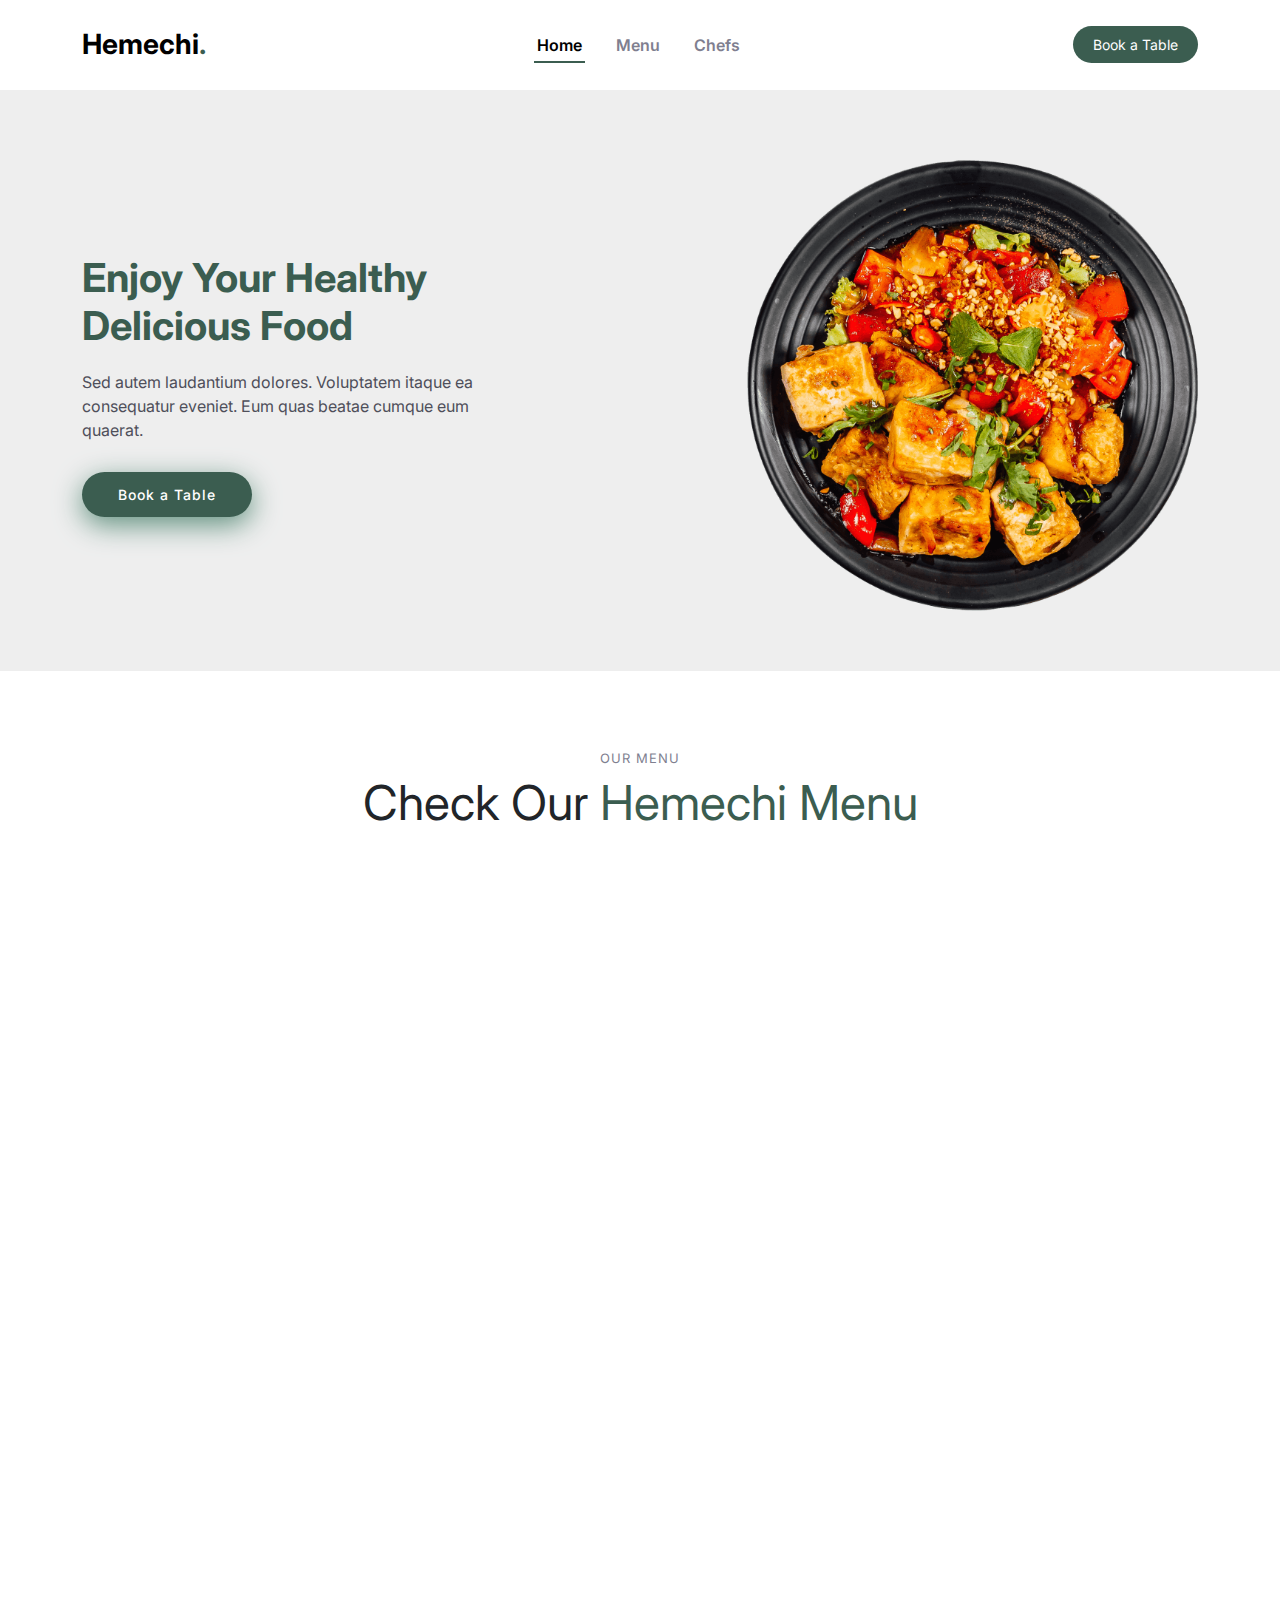
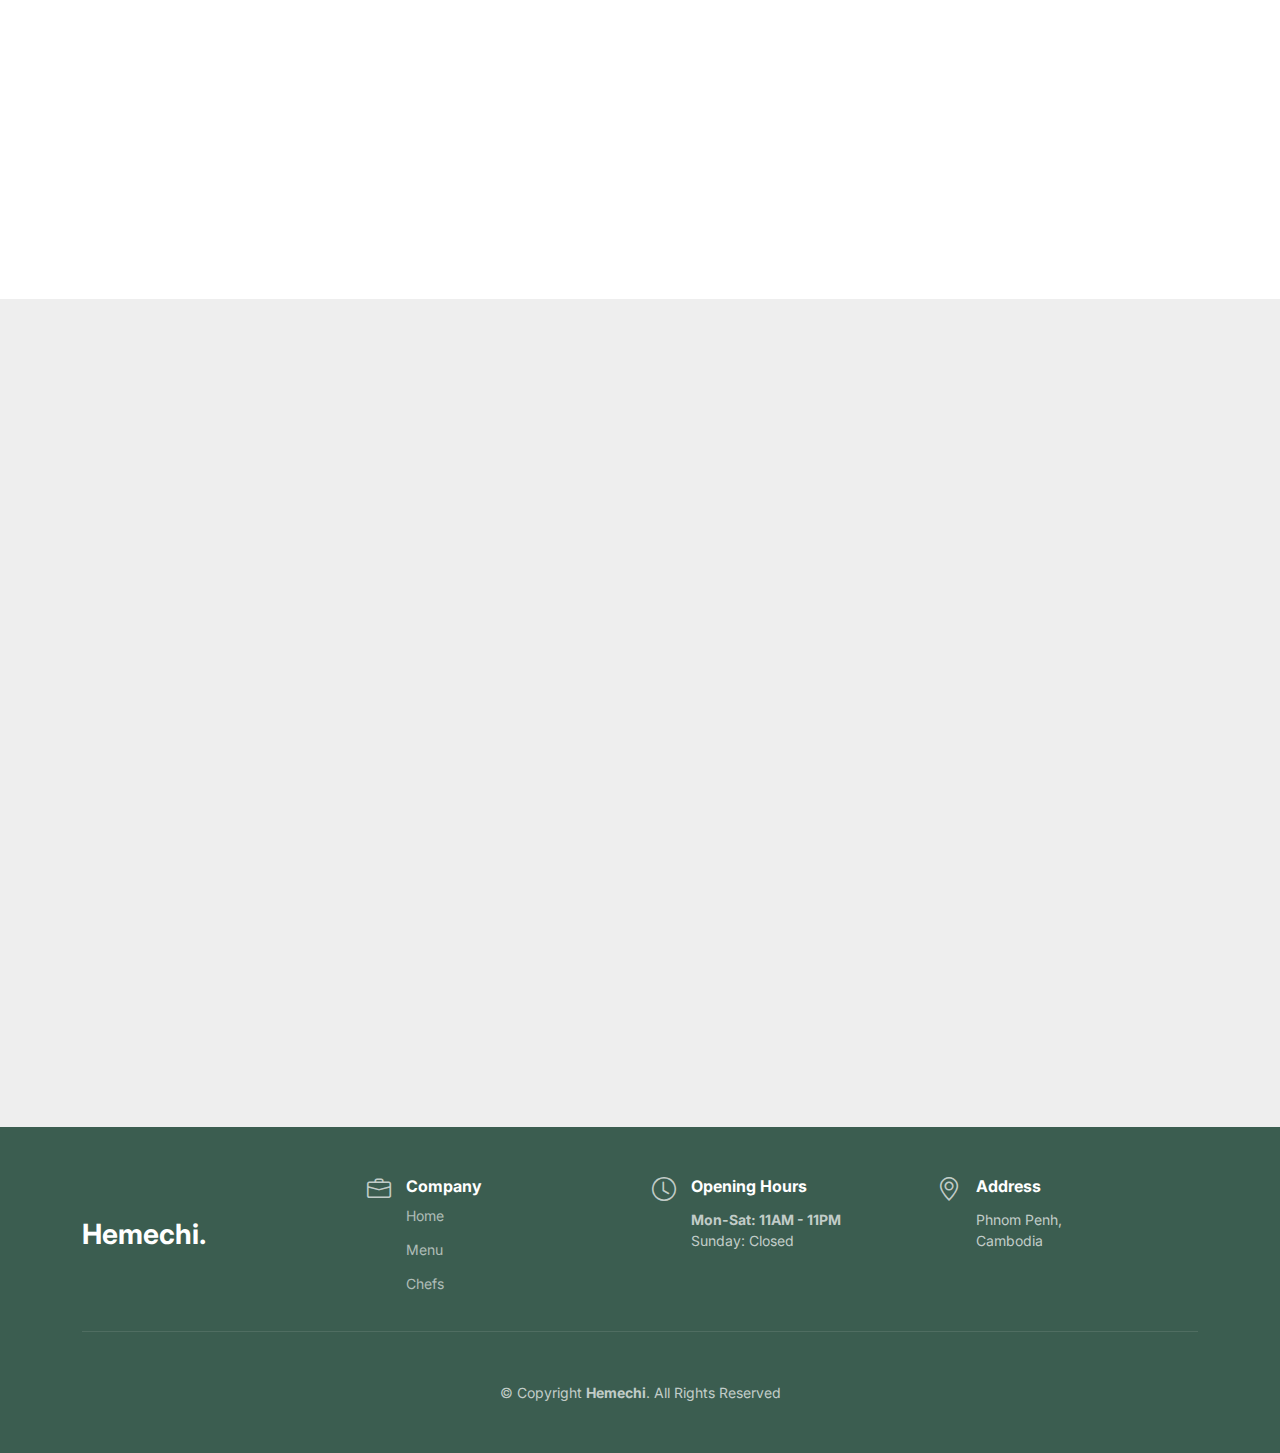
<file: index.html>
<!DOCTYPE html>
<html lang="en">

<head>
  <meta charset="utf-8">
  <meta content="width=device-width, initial-scale=1.0" name="viewport">

  <title>Mini Project</title>

  <!-- Favicons -->
  <link href="assets/img/favicon.png" rel="icon">
  <link href="assets/img/apple-touch-icon.png" rel="apple-touch-icon">

  <!-- Google Fonts -->
  <link rel="preconnect" href="https://fonts.googleapis.com">
  <link rel="preconnect" href="https://fonts.gstatic.com" crossorigin>
  <link href="https://fonts.googleapis.com/css2?family=Open+Sans:ital,wght@0,300;0,400;0,500;0,600;0,700;1,300;1,400;1,600;1,700&family=Amatic+SC:ital,wght@0,300;0,400;0,500;0,600;0,700;1,300;1,400;1,500;1,600;1,700&family=Inter:ital,wght@0,300;0,400;0,500;0,600;0,700;1,300;1,400;1,500;1,600;1,700&display=swap" rel="stylesheet">

  <!-- Vendor CSS Files -->
  <link href="assets/vendor/bootstrap/css/bootstrap.min.css" rel="stylesheet">
  <link href="assets/vendor/bootstrap-icons/bootstrap-icons.css" rel="stylesheet">
  <link href="assets/vendor/aos/aos.css" rel="stylesheet">
  <link href="assets/vendor/glightbox/css/glightbox.min.css" rel="stylesheet">
  <link href="assets/vendor/swiper/swiper-bundle.min.css" rel="stylesheet">

  <!-- Template Main CSS File -->
  <link href="assets/css/main.css" rel="stylesheet">
</head>

<body>

  <!-- ======= Header ======= -->
  <header id="header" class="header fixed-top d-flex align-items-center">
    <div class="container d-flex align-items-center justify-content-between">

      <a href="index.html" class="logo d-flex align-items-center me-auto me-lg-0">
        <h1>Hemechi<span>.</span></h1>
      </a>

      <nav id="navbar" class="navbar">
        <ul>
          <li><a href="#hero">Home</a></li>
          <li><a href="menu.html">Menu</a></li>
          <li><a href="chefs.html">Chefs</a></li>
        </ul>
      </nav><!-- .navbar -->

      <a class="btn-book-a-table" href="#menu">Book a Table</a>
      <i class="mobile-nav-toggle mobile-nav-show bi bi-list"></i>
      <i class="mobile-nav-toggle mobile-nav-hide d-none bi bi-x"></i>

    </div>
  </header><!-- End Header -->

  <!-- ======= Hero Section ======= -->
  <section id="hero" class="hero d-flex align-items-center section-bg">
    <div class="container">
      <div class="row justify-content-between gy-5">
        <div class="col-lg-5 order-2 order-lg-1 d-flex flex-column justify-content-center align-items-center align-items-lg-start text-center text-lg-start">
          <h2 data-aos="fade-up">Enjoy Your Healthy<br>Delicious Food</h2>
          <p data-aos="fade-up" data-aos-delay="100">Sed autem laudantium dolores. Voluptatem itaque ea consequatur eveniet. Eum quas beatae cumque eum quaerat.</p>
          <div class="d-flex" data-aos="fade-up" data-aos-delay="200">
            <a href="#menu" class="btn-book-a-table">Book a Table</a>
          </div>
        </div>
        <div class="col-lg-5 order-1 order-lg-2 text-center text-lg-start">
          <img src="assets/img/hero-img.png" class="img-fluid" alt="" data-aos="zoom-out" data-aos-delay="300">
        </div>
      </div>
    </div>
  </section><!-- End Hero Section -->

  <main id="main">

    <!-- ======= Menu Section ======= -->
    <section id="menu" class="menu">
      <div class="container" data-aos="fade-up">

        <div class="section-header">
          <h2>Our Menu</h2>
          <p>Check Our <span>Hemechi Menu</span></p>
        </div>

        <ul class="nav nav-tabs d-flex justify-content-center" data-aos="fade-up" data-aos-delay="200">

          <li class="nav-item">
            <a class="nav-link active show" data-bs-toggle="tab" data-bs-target="#menu-starters">
              <h4>Starters</h4>
            </a>
          </li><!-- End tab nav item -->

          <li class="nav-item">
            <a class="nav-link" data-bs-toggle="tab" data-bs-target="#menu-breakfast">
              <h4>Breakfast</h4>
            </a><!-- End tab nav item -->

          <li class="nav-item">
            <a class="nav-link" data-bs-toggle="tab" data-bs-target="#menu-lunch">
              <h4>Lunch</h4>
            </a>
          </li><!-- End tab nav item -->

          <li class="nav-item">
            <a class="nav-link" data-bs-toggle="tab" data-bs-target="#menu-dinner">
              <h4>Dinner</h4>
            </a>
          </li><!-- End tab nav item -->

        </ul>

        <div class="tab-content" data-aos="fade-up" data-aos-delay="300">

          <div class="tab-pane fade active show" id="menu-starters">

            <div class="tab-header text-center">
              <p>Menu</p>
              <h3>Starters</h3>
            </div>

            <div class="row gy-5">

              <div class="col-lg-4 menu-item">
                <a href="assets/img/menu/menu-item-11.png" class="glightbox"><img src="assets/img/menu/menu-item-1.png" class="menu-img img-fluid" alt=""></a>
                <h4>Magnam Tiste</h4>
                <p class="ingredients">
                  Lorem, deren, trataro, filede, nerada
                </p>
                <p class="price">
                  $5.95
                </p>
              </div><!-- Menu Item -->

              <div class="col-lg-4 menu-item">
                <a href="assets/img/menu/menu-item-22.png" class="glightbox"><img src="assets/img/menu/menu-item-2.png" class="menu-img img-fluid" alt=""></a>
                <h4>Aut Luia</h4>
                <p class="ingredients">
                  Lorem, deren, trataro, filede, nerada
                </p>
                <p class="price">
                  $14.95
                </p>
              </div><!-- Menu Item -->

              <div class="col-lg-4 menu-item">
                <a href="assets/img/menu/menu-item-3.png" class="glightbox"><img src="assets/img/menu/menu-item-3.png" class="menu-img img-fluid" alt=""></a>
                <h4>Est Eligendi</h4>
                <p class="ingredients">
                  Lorem, deren, trataro, filede, nerada
                </p>
                <p class="price">
                  $8.95
                </p>
              </div><!-- Menu Item -->

              <div class="col-lg-4 menu-item">
                <a href="assets/img/menu/menu-item-4.png" class="glightbox"><img src="assets/img/menu/menu-item-4.png" class="menu-img img-fluid" alt=""></a>
                <h4>Eos Luibusdam</h4>
                <p class="ingredients">
                  Lorem, deren, trataro, filede, nerada
                </p>
                <p class="price">
                  $12.95
                </p>
              </div><!-- Menu Item -->

              <div class="col-lg-4 menu-item">
                <a href="assets/img/menu/menu-item-5.png" class="glightbox"><img src="assets/img/menu/menu-item-5.png" class="menu-img img-fluid" alt=""></a>
                <h4>Eos Luibusdam</h4>
                <p class="ingredients">
                  Lorem, deren, trataro, filede, nerada
                </p>
                <p class="price">
                  $12.95
                </p>
              </div><!-- Menu Item -->

              <div class="col-lg-4 menu-item">
                <a href="assets/img/menu/menu-item-6.png" class="glightbox"><img src="assets/img/menu/menu-item-6.png" class="menu-img img-fluid" alt=""></a>
                <h4>Laboriosam Direva</h4>
                <p class="ingredients">
                  Lorem, deren, trataro, filede, nerada
                </p>
                <p class="price">
                  $9.95
                </p>
              </div><!-- Menu Item -->

            </div>
          </div><!-- End Starter Menu Content -->

          <div class="tab-pane fade" id="menu-breakfast">

            <div class="tab-header text-center">
              <p>Menu</p>
              <h3>Breakfast</h3>
            </div>

            <div class="row gy-5">

              <div class="col-lg-4 menu-item">
                <a href="assets/img/menu/menu-item-1.png" class="glightbox"><img src="assets/img/menu/menu-item-1.png" class="menu-img img-fluid" alt=""></a>
                <h4>Magnam Tiste</h4>
                <p class="ingredients">
                  Lorem, deren, trataro, filede, nerada
                </p>
                <p class="price">
                  $5.95
                </p>
              </div><!-- Menu Item -->

              <div class="col-lg-4 menu-item">
                <a href="assets/img/menu/menu-item-2.png" class="glightbox"><img src="assets/img/menu/menu-item-2.png" class="menu-img img-fluid" alt=""></a>
                <h4>Aut Luia</h4>
                <p class="ingredients">
                  Lorem, deren, trataro, filede, nerada
                </p>
                <p class="price">
                  $14.95
                </p>
              </div><!-- Menu Item -->

              <div class="col-lg-4 menu-item">
                <a href="assets/img/menu/menu-item-3.png" class="glightbox"><img src="assets/img/menu/menu-item-3.png" class="menu-img img-fluid" alt=""></a>
                <h4>Est Eligendi</h4>
                <p class="ingredients">
                  Lorem, deren, trataro, filede, nerada
                </p>
                <p class="price">
                  $8.95
                </p>
              </div><!-- Menu Item -->

              <div class="col-lg-4 menu-item">
                <a href="assets/img/menu/menu-item-4.png" class="glightbox"><img src="assets/img/menu/menu-item-4.png" class="menu-img img-fluid" alt=""></a>
                <h4>Eos Luibusdam</h4>
                <p class="ingredients">
                  Lorem, deren, trataro, filede, nerada
                </p>
                <p class="price">
                  $12.95
                </p>
              </div><!-- Menu Item -->

              <div class="col-lg-4 menu-item">
                <a href="assets/img/menu/menu-item-5.png" class="glightbox"><img src="assets/img/menu/menu-item-5.png" class="menu-img img-fluid" alt=""></a>
                <h4>Eos Luibusdam</h4>
                <p class="ingredients">
                  Lorem, deren, trataro, filede, nerada
                </p>
                <p class="price">
                  $12.95
                </p>
              </div><!-- Menu Item -->

              <div class="col-lg-4 menu-item">
                <a href="assets/img/menu/menu-item-6.png" class="glightbox"><img src="assets/img/menu/menu-item-6.png" class="menu-img img-fluid" alt=""></a>
                <h4>Laboriosam Direva</h4>
                <p class="ingredients">
                  Lorem, deren, trataro, filede, nerada
                </p>
                <p class="price">
                  $9.95
                </p>
              </div><!-- Menu Item -->

            </div>
          </div><!-- End Breakfast Menu Content -->

          <div class="tab-pane fade" id="menu-lunch">

            <div class="tab-header text-center">
              <p>Menu</p>
              <h3>Lunch</h3>
            </div>

            <div class="row gy-5">

              <div class="col-lg-4 menu-item">
                <a href="assets/img/menu/menu-item-1.png" class="glightbox"><img src="assets/img/menu/menu-item-1.png" class="menu-img img-fluid" alt=""></a>
                <h4>Magnam Tiste</h4>
                <p class="ingredients">
                  Lorem, deren, trataro, filede, nerada
                </p>
                <p class="price">
                  $5.95
                </p>
              </div><!-- Menu Item -->

              <div class="col-lg-4 menu-item">
                <a href="assets/img/menu/menu-item-2.png" class="glightbox"><img src="assets/img/menu/menu-item-2.png" class="menu-img img-fluid" alt=""></a>
                <h4>Aut Luia</h4>
                <p class="ingredients">
                  Lorem, deren, trataro, filede, nerada
                </p>
                <p class="price">
                  $14.95
                </p>
              </div><!-- Menu Item -->

              <div class="col-lg-4 menu-item">
                <a href="assets/img/menu/menu-item-3.png" class="glightbox"><img src="assets/img/menu/menu-item-3.png" class="menu-img img-fluid" alt=""></a>
                <h4>Est Eligendi</h4>
                <p class="ingredients">
                  Lorem, deren, trataro, filede, nerada
                </p>
                <p class="price">
                  $8.95
                </p>
              </div><!-- Menu Item -->

              <div class="col-lg-4 menu-item">
                <a href="assets/img/menu/menu-item-4.png" class="glightbox"><img src="assets/img/menu/menu-item-4.png" class="menu-img img-fluid" alt=""></a>
                <h4>Eos Luibusdam</h4>
                <p class="ingredients">
                  Lorem, deren, trataro, filede, nerada
                </p>
                <p class="price">
                  $12.95
                </p>
              </div><!-- Menu Item -->

              <div class="col-lg-4 menu-item">
                <a href="assets/img/menu/menu-item-5.png" class="glightbox"><img src="assets/img/menu/menu-item-5.png" class="menu-img img-fluid" alt=""></a>
                <h4>Eos Luibusdam</h4>
                <p class="ingredients">
                  Lorem, deren, trataro, filede, nerada
                </p>
                <p class="price">
                  $12.95
                </p>
              </div><!-- Menu Item -->

              <div class="col-lg-4 menu-item">
                <a href="assets/img/menu/menu-item-6.png" class="glightbox"><img src="assets/img/menu/menu-item-6.png" class="menu-img img-fluid" alt=""></a>
                <h4>Laboriosam Direva</h4>
                <p class="ingredients">
                  Lorem, deren, trataro, filede, nerada
                </p>
                <p class="price">
                  $9.95
                </p>
              </div><!-- Menu Item -->

            </div>
          </div><!-- End Lunch Menu Content -->

          <div class="tab-pane fade" id="menu-dinner">

            <div class="tab-header text-center">
              <p>Menu</p>
              <h3>Dinner</h3>
            </div>

            <div class="row gy-5">

              <div class="col-lg-4 menu-item">
                <a href="assets/img/menu/menu-item-1.png" class="glightbox"><img src="assets/img/menu/menu-item-1.png" class="menu-img img-fluid" alt=""></a>
                <h4>Magnam Tiste</h4>
                <p class="ingredients">
                  Lorem, deren, trataro, filede, nerada
                </p>
                <p class="price">
                  $5.95
                </p>
              </div><!-- Menu Item -->

              <div class="col-lg-4 menu-item">
                <a href="assets/img/menu/menu-item-2.png" class="glightbox"><img src="assets/img/menu/menu-item-2.png" class="menu-img img-fluid" alt=""></a>
                <h4>Aut Luia</h4>
                <p class="ingredients">
                  Lorem, deren, trataro, filede, nerada
                </p>
                <p class="price">
                  $14.95
                </p>
              </div><!-- Menu Item -->

              <div class="col-lg-4 menu-item">
                <a href="assets/img/menu/menu-item-3.png" class="glightbox"><img src="assets/img/menu/menu-item-3.png" class="menu-img img-fluid" alt=""></a>
                <h4>Est Eligendi</h4>
                <p class="ingredients">
                  Lorem, deren, trataro, filede, nerada
                </p>
                <p class="price">
                  $8.95
                </p>
              </div><!-- Menu Item -->

              <div class="col-lg-4 menu-item">
                <a href="assets/img/menu/menu-item-4.png" class="glightbox"><img src="assets/img/menu/menu-item-4.png" class="menu-img img-fluid" alt=""></a>
                <h4>Eos Luibusdam</h4>
                <p class="ingredients">
                  Lorem, deren, trataro, filede, nerada
                </p>
                <p class="price">
                  $12.95
                </p>
              </div><!-- Menu Item -->

              <div class="col-lg-4 menu-item">
                <a href="assets/img/menu/menu-item-5.png" class="glightbox"><img src="assets/img/menu/menu-item-5.png" class="menu-img img-fluid" alt=""></a>
                <h4>Eos Luibusdam</h4>
                <p class="ingredients">
                  Lorem, deren, trataro, filede, nerada
                </p>
                <p class="price">
                  $12.95
                </p>
              </div><!-- Menu Item -->

              <div class="col-lg-4 menu-item">
                <a href="assets/img/menu/menu-item-6.png" class="glightbox"><img src="assets/img/menu/menu-item-6.png" class="menu-img img-fluid" alt=""></a>
                <h4>Laboriosam Direva</h4>
                <p class="ingredients">
                  Lorem, deren, trataro, filede, nerada
                </p>
                <p class="price">
                  $9.95
                </p>
              </div><!-- Menu Item -->

            </div>
          </div><!-- End Dinner Menu Content -->

        </div>

      </div>
    </section><!-- End Menu Section -->

    <!-- ======= Chefs Section ======= -->
    <section id="chefs" class="chefs section-bg">
      <div class="container" data-aos="fade-up">

        <div class="section-header">
          <h2>Chefs</h2>
          <p>Our <span>Professional</span> Chefs</p>
        </div>

        <div class="row gy-4">

          <div class="col-lg-4 col-md-6 d-flex align-items-stretch" data-aos="fade-up" data-aos-delay="100">
            <div class="chef-member">
              <div class="member-img">
                <img src="assets/img/chefs/chefs-1.jpg" class="img-fluid" alt="">
                <div class="social">
                  <a href=""><i class="bi bi-twitter"></i></a>
                  <a href=""><i class="bi bi-facebook"></i></a>
                  <a href=""><i class="bi bi-instagram"></i></a>
                  <a href=""><i class="bi bi-linkedin"></i></a>
                </div>
              </div>
              <div class="member-info">
                <h4>Walter White</h4>
                <p>Velit aut quia fugit et et. Dolorum ea voluptate vel tempore tenetur ipsa quae aut. Ipsum exercitationem iure minima enim corporis et voluptate.</p>
              </div>
            </div>
          </div><!-- End Chefs Member -->

          <div class="col-lg-4 col-md-6 d-flex align-items-stretch" data-aos="fade-up" data-aos-delay="200">
            <div class="chef-member">
              <div class="member-img">
                <img src="assets/img/chefs/chefs-2.jpg" class="img-fluid" alt="">
                <div class="social">
                  <a href=""><i class="bi bi-twitter"></i></a>
                  <a href=""><i class="bi bi-facebook"></i></a>
                  <a href=""><i class="bi bi-instagram"></i></a>
                  <a href=""><i class="bi bi-linkedin"></i></a>
                </div>
              </div>
              <div class="member-info">
                <h4>Sarah Jhonson</h4>
                <p>Quo esse repellendus quia id. Est eum et accusantium pariatur fugit nihil minima suscipit corporis. Voluptate sed quas reiciendis animi neque sapiente.</p>
              </div>
            </div>
          </div><!-- End Chefs Member -->

          <div class="col-lg-4 col-md-6 d-flex align-items-stretch" data-aos="fade-up" data-aos-delay="300">
            <div class="chef-member">
              <div class="member-img">
                <img src="assets/img/chefs/chefs-3.jpg" class="img-fluid" alt="">
                <div class="social">
                  <a href=""><i class="bi bi-twitter"></i></a>
                  <a href=""><i class="bi bi-facebook"></i></a>
                  <a href=""><i class="bi bi-instagram"></i></a>
                  <a href=""><i class="bi bi-linkedin"></i></a>
                </div>
              </div>
              <div class="member-info">
                <h4>William Anderson</h4>
                <p>Vero omnis enim consequatur. Voluptas consectetur unde qui molestiae deserunt. Voluptates enim aut architecto porro aspernatur molestiae modi.</p>
              </div>
            </div>
          </div><!-- End Chefs Member -->

        </div>

      </div>
    </section><!-- End Chefs Section -->

  </main><!-- End #main -->

  <!-- ======= Footer ======= -->
  <footer id="footer" class="footer">

    <div class="container">
      <div class="row gy-3">

        <div class="col-lg-3 col-md-6 footer-links d-flex align-items-center">
          <div>
           <h3 style="color: #ffff; font-weight:bolder;">Hemechi.</h3>
          </div>
        </div>

        <div class="col-lg-3 col-md-6 footer-links d-flex">
          <i class="bi bi-briefcase icon"></i>
          <div>
            <h4>Company</h4>
            <ul>
              <li><a href="#hero">Home</a></li>
              <li><a href="menu.html">Menu</a></li>
              <li><a href="chefs.html">Chefs</a></li>
            </ul>
          </div>
        </div>

        <div class="col-lg-3 col-md-6 footer-links d-flex">
          <i class="bi bi-clock icon"></i>
          <div>
            <h4>Opening Hours</h4>
            <p>
              <strong>Mon-Sat: 11AM - 11PM</strong><br>
              Sunday: Closed
            </p>
          </div>
        </div>

        <div class="col-lg-3 col-md-6 d-flex">
          <i class="bi bi-geo-alt icon"></i>
          <div>
            <h4>Address</h4>
            <p>
              Phnom Penh, <br>
              Cambodia<br>
            </p>
          </div>

        </div>

      </div>
    </div>

    <div class="container">
      <div class="copyright">
        &copy; Copyright <strong><span>Hemechi</span></strong>. All Rights Reserved
      </div>
    </div>

  </footer>
  <!-- End Footer -->

  <a href="#" class="scroll-top d-flex align-items-center justify-content-center"><i class="bi bi-arrow-up-short"></i></a>

  <div id="preloader"></div>

  <!-- Vendor JS Files -->
  <script src="assets/vendor/bootstrap/js/bootstrap.bundle.min.js"></script>
  <script src="assets/vendor/aos/aos.js"></script>
  <script src="assets/vendor/glightbox/js/glightbox.min.js"></script>
  <script src="assets/vendor/purecounter/purecounter_vanilla.js"></script>
  <script src="assets/vendor/swiper/swiper-bundle.min.js"></script>

  <!-- Template Main JS File -->
  <script src="assets/js/main.js"></script>

</body>

</html>
</file>
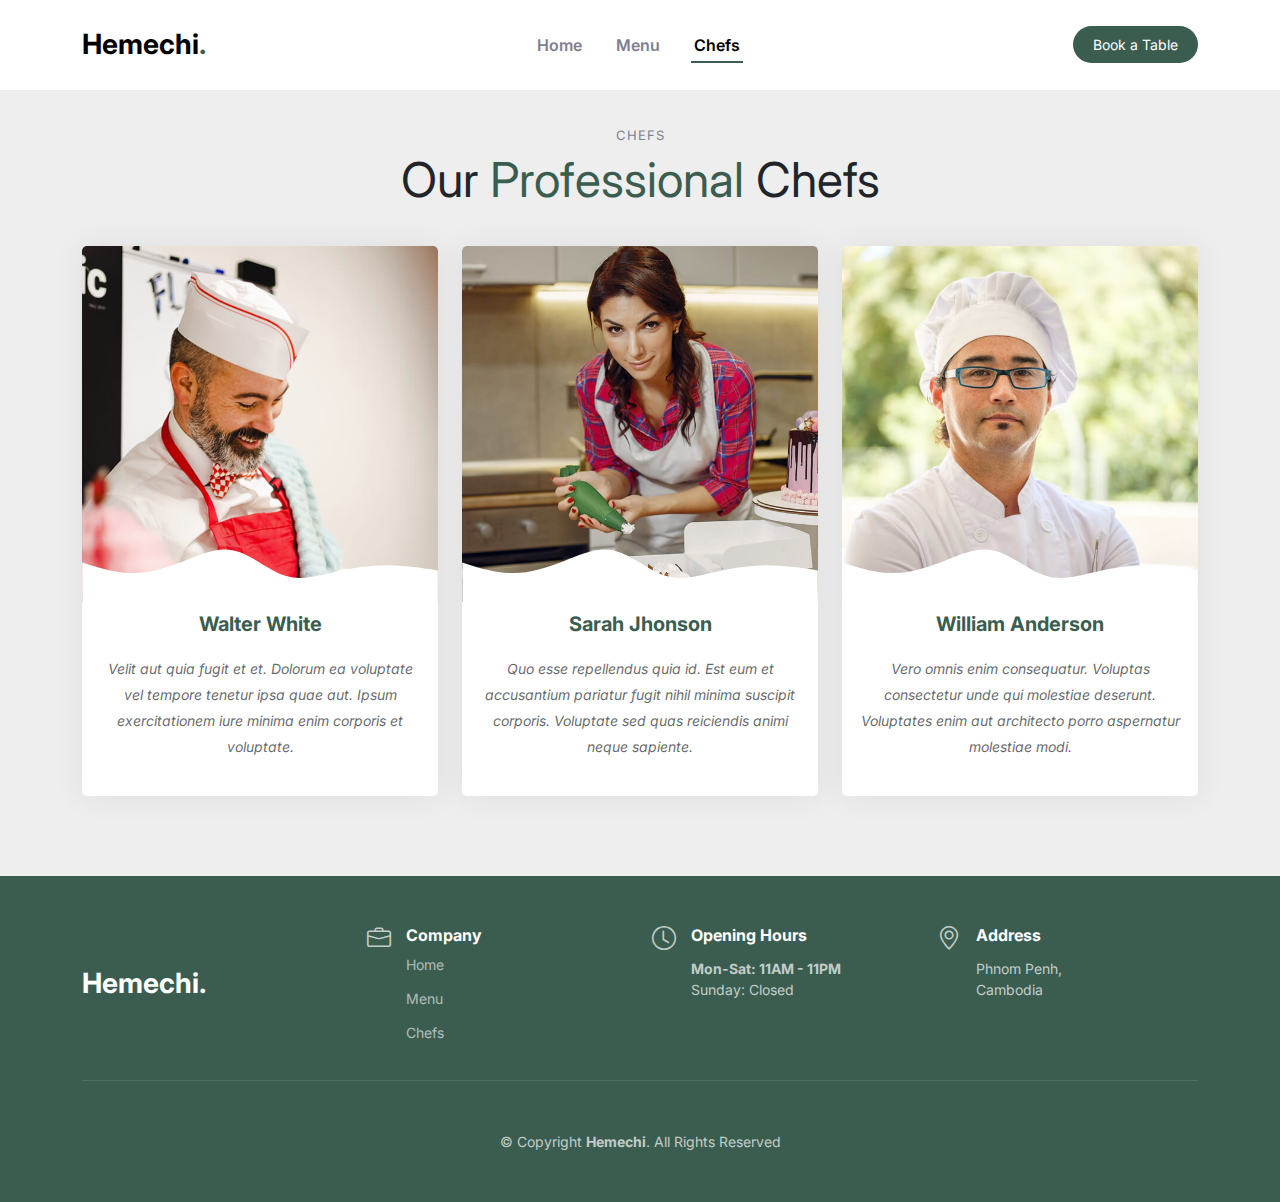
<file: chefs.html>
<!DOCTYPE html>
<html lang="en">

<head>
  <meta charset="utf-8">
  <meta content="width=device-width, initial-scale=1.0" name="viewport">

  <title>Mini Project</title>

  <!-- Favicons -->
  <link href="assets/img/favicon.png" rel="icon">
  <link href="assets/img/apple-touch-icon.png" rel="apple-touch-icon">

  <!-- Google Fonts -->
  <link rel="preconnect" href="https://fonts.googleapis.com">
  <link rel="preconnect" href="https://fonts.gstatic.com" crossorigin>
  <link href="https://fonts.googleapis.com/css2?family=Open+Sans:ital,wght@0,300;0,400;0,500;0,600;0,700;1,300;1,400;1,600;1,700&family=Amatic+SC:ital,wght@0,300;0,400;0,500;0,600;0,700;1,300;1,400;1,500;1,600;1,700&family=Inter:ital,wght@0,300;0,400;0,500;0,600;0,700;1,300;1,400;1,500;1,600;1,700&display=swap" rel="stylesheet">

  <!-- Vendor CSS Files -->
  <link href="assets/vendor/bootstrap/css/bootstrap.min.css" rel="stylesheet">
  <link href="assets/vendor/bootstrap-icons/bootstrap-icons.css" rel="stylesheet">
  <link href="assets/vendor/aos/aos.css" rel="stylesheet">
  <link href="assets/vendor/glightbox/css/glightbox.min.css" rel="stylesheet">
  <link href="assets/vendor/swiper/swiper-bundle.min.css" rel="stylesheet">

  <!-- Template Main CSS File -->
  <link href="assets/css/main.css" rel="stylesheet">
</head>

<body>

  <!-- ======= Header ======= -->
  <header id="header" class="header fixed-top d-flex align-items-center">
    <div class="container d-flex align-items-center justify-content-between">

      <a href="index.html" class="logo d-flex align-items-center me-auto me-lg-0">
        <h1>Hemechi<span>.</span></h1>
      </a>

      <nav id="navbar" class="navbar">
        <ul>
          <li><a href="index.html">Home</a></li>
          <li><a href="menu.html">Menu</a></li>
          <li><a href="#chefs">Chefs</a></li>
        </ul>
      </nav><!-- .navbar -->

      <a class="btn-book-a-table" href="index.html#menu">Book a Table</a>
      <i class="mobile-nav-toggle mobile-nav-show bi bi-list"></i>
      <i class="mobile-nav-toggle mobile-nav-hide d-none bi bi-x"></i>

    </div>
  </header><!-- End Header -->

  <main id="main">

    <!-- ======= Chefs Section ======= -->
    <section id="chefs" class="chefs section-bg mt-5">
      <div class="container" data-aos="fade-up">

        <div class="section-header">
          <h2>Chefs</h2>
          <p>Our <span>Professional</span> Chefs</p>
        </div>

        <div class="row gy-4">

          <div class="col-lg-4 col-md-6 d-flex align-items-stretch" data-aos="fade-up" data-aos-delay="100">
            <div class="chef-member">
              <div class="member-img">
                <img src="assets/img/chefs/chefs-1.jpg" class="img-fluid" alt="">
                <div class="social">
                  <a href=""><i class="bi bi-twitter"></i></a>
                  <a href=""><i class="bi bi-facebook"></i></a>
                  <a href=""><i class="bi bi-instagram"></i></a>
                  <a href=""><i class="bi bi-linkedin"></i></a>
                </div>
              </div>
              <div class="member-info">
                <h4>Walter White</h4>
                <p>Velit aut quia fugit et et. Dolorum ea voluptate vel tempore tenetur ipsa quae aut. Ipsum exercitationem iure minima enim corporis et voluptate.</p>
              </div>
            </div>
          </div><!-- End Chefs Member -->

          <div class="col-lg-4 col-md-6 d-flex align-items-stretch" data-aos="fade-up" data-aos-delay="200">
            <div class="chef-member">
              <div class="member-img">
                <img src="assets/img/chefs/chefs-2.jpg" class="img-fluid" alt="">
                <div class="social">
                  <a href=""><i class="bi bi-twitter"></i></a>
                  <a href=""><i class="bi bi-facebook"></i></a>
                  <a href=""><i class="bi bi-instagram"></i></a>
                  <a href=""><i class="bi bi-linkedin"></i></a>
                </div>
              </div>
              <div class="member-info">
                <h4>Sarah Jhonson</h4>
                <p>Quo esse repellendus quia id. Est eum et accusantium pariatur fugit nihil minima suscipit corporis. Voluptate sed quas reiciendis animi neque sapiente.</p>
              </div>
            </div>
          </div><!-- End Chefs Member -->

          <div class="col-lg-4 col-md-6 d-flex align-items-stretch" data-aos="fade-up" data-aos-delay="300">
            <div class="chef-member">
              <div class="member-img">
                <img src="assets/img/chefs/chefs-3.jpg" class="img-fluid" alt="">
                <div class="social">
                  <a href=""><i class="bi bi-twitter"></i></a>
                  <a href=""><i class="bi bi-facebook"></i></a>
                  <a href=""><i class="bi bi-instagram"></i></a>
                  <a href=""><i class="bi bi-linkedin"></i></a>
                </div>
              </div>
              <div class="member-info">
                <h4>William Anderson</h4>
                <p>Vero omnis enim consequatur. Voluptas consectetur unde qui molestiae deserunt. Voluptates enim aut architecto porro aspernatur molestiae modi.</p>
              </div>
            </div>
          </div><!-- End Chefs Member -->

        </div>

      </div>
    </section><!-- End Chefs Section -->

  </main><!-- End #main -->

  <!-- ======= Footer ======= -->
  <footer id="footer" class="footer">

    <div class="container">
      <div class="row gy-3">

        <div class="col-lg-3 col-md-6 footer-links d-flex align-items-center">
          <div>
           <h3 style="color: #ffff; font-weight:bolder;">Hemechi.</h3>
          </div>
        </div>

        <div class="col-lg-3 col-md-6 footer-links d-flex">
          <i class="bi bi-briefcase icon"></i>
          <div>
            <h4>Company</h4>
            <ul>
              <li><a href="index.html">Home</a></li>
              <li><a href="menu.html">Menu</a></li>
              <li><a href="#chefs">Chefs</a></li>
            </ul>
          </div>
        </div>

        <div class="col-lg-3 col-md-6 footer-links d-flex">
          <i class="bi bi-clock icon"></i>
          <div>
            <h4>Opening Hours</h4>
            <p>
              <strong>Mon-Sat: 11AM - 11PM</strong><br>
              Sunday: Closed
            </p>
          </div>
        </div>

        <div class="col-lg-3 col-md-6 d-flex">
          <i class="bi bi-geo-alt icon"></i>
          <div>
            <h4>Address</h4>
            <p>
              Phnom Penh, <br>
              Cambodia<br>
            </p>
          </div>

        </div>

      </div>
    </div>

    <div class="container">
      <div class="copyright">
        &copy; Copyright <strong><span>Hemechi</span></strong>. All Rights Reserved
      </div>
    </div>

  </footer>
  <!-- End Footer -->

  <a href="#" class="scroll-top d-flex align-items-center justify-content-center"><i class="bi bi-arrow-up-short"></i></a>

  <div id="preloader"></div>

  <!-- Vendor JS Files -->
  <script src="assets/vendor/bootstrap/js/bootstrap.bundle.min.js"></script>
  <script src="assets/vendor/aos/aos.js"></script>
  <script src="assets/vendor/glightbox/js/glightbox.min.js"></script>
  <script src="assets/vendor/purecounter/purecounter_vanilla.js"></script>
  <script src="assets/vendor/swiper/swiper-bundle.min.js"></script>

  <!-- Template Main JS File -->
  <script src="assets/js/main.js"></script>

</body>

</html>
</file>
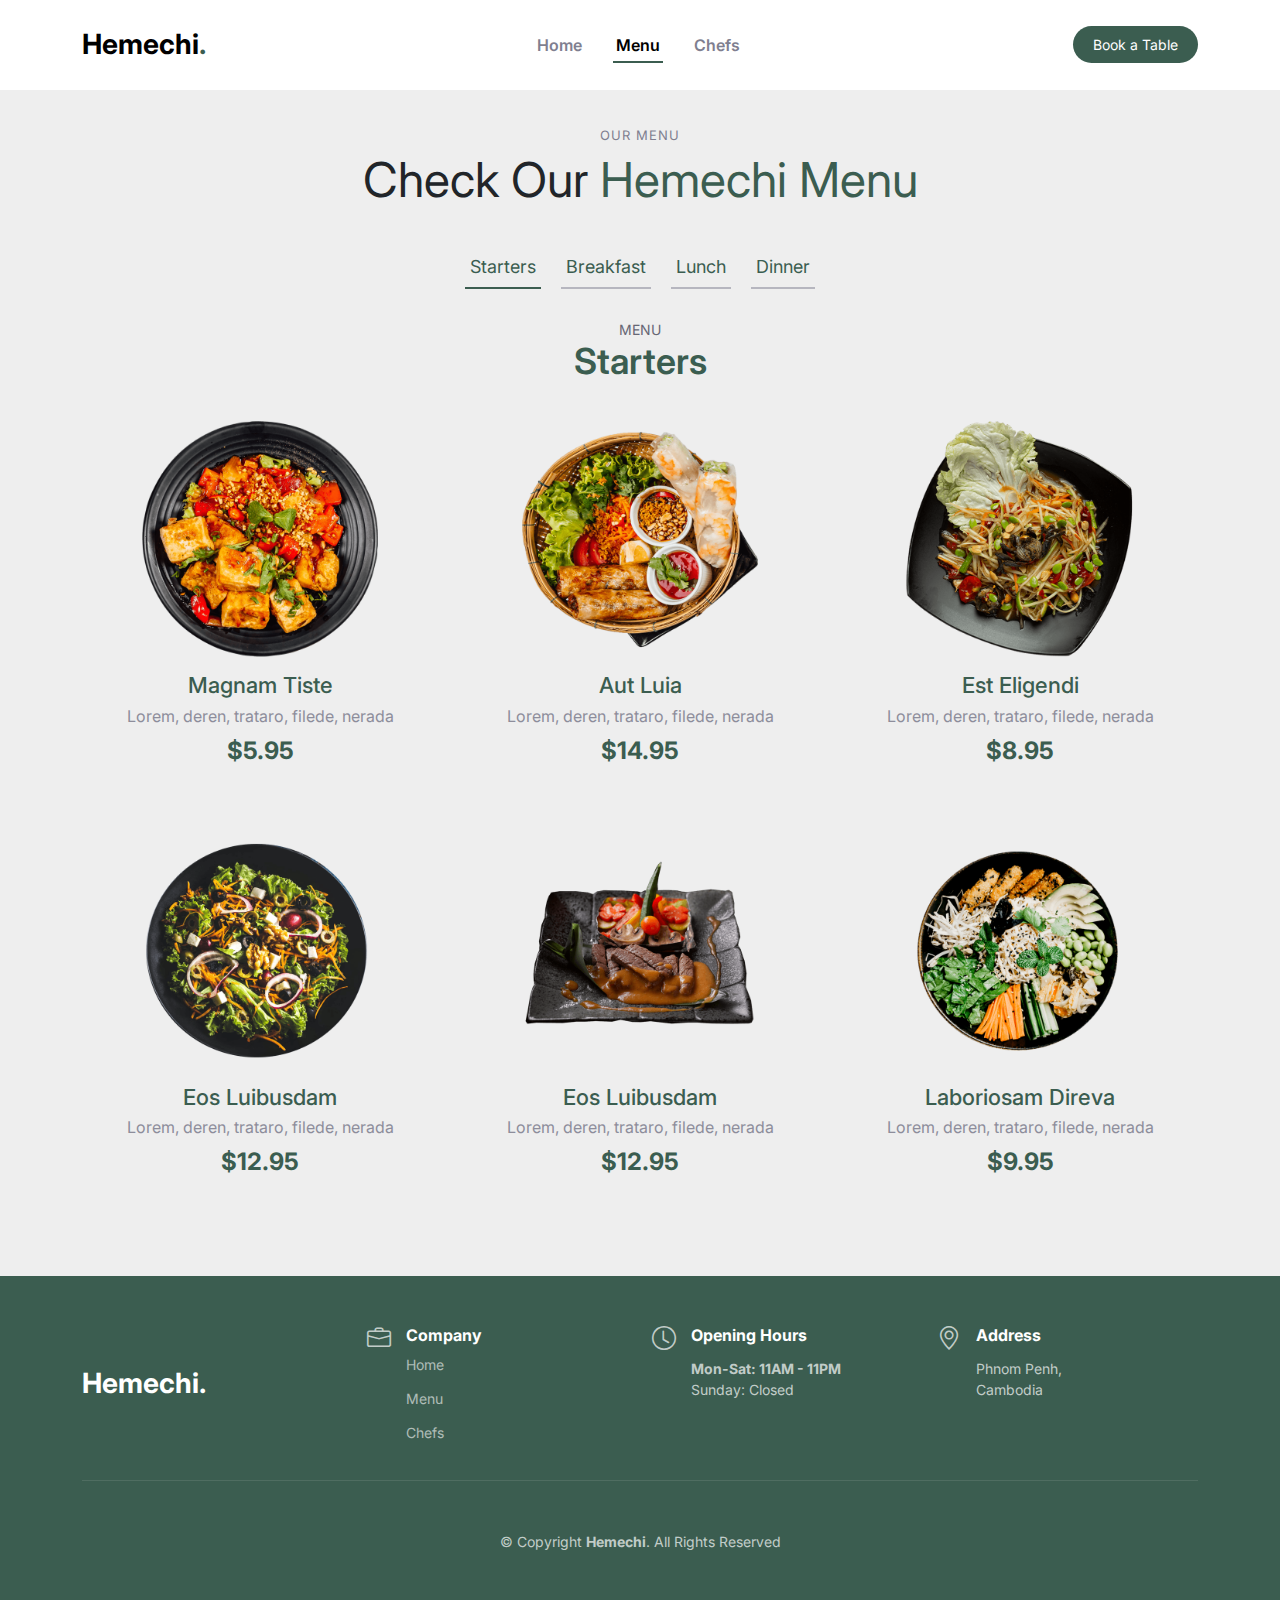
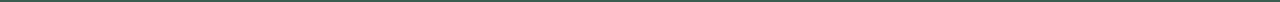
<file: menu.html>
<!DOCTYPE html>
<html lang="en">

<head>
  <meta charset="utf-8">
  <meta content="width=device-width, initial-scale=1.0" name="viewport">

  <title>Mini Project</title>

  <!-- Favicons -->
  <link href="assets/img/favicon.png" rel="icon">
  <link href="assets/img/apple-touch-icon.png" rel="apple-touch-icon">

  <!-- Google Fonts -->
  <link rel="preconnect" href="https://fonts.googleapis.com">
  <link rel="preconnect" href="https://fonts.gstatic.com" crossorigin>
  <link href="https://fonts.googleapis.com/css2?family=Open+Sans:ital,wght@0,300;0,400;0,500;0,600;0,700;1,300;1,400;1,600;1,700&family=Amatic+SC:ital,wght@0,300;0,400;0,500;0,600;0,700;1,300;1,400;1,500;1,600;1,700&family=Inter:ital,wght@0,300;0,400;0,500;0,600;0,700;1,300;1,400;1,500;1,600;1,700&display=swap" rel="stylesheet">

  <!-- Vendor CSS Files -->
  <link href="assets/vendor/bootstrap/css/bootstrap.min.css" rel="stylesheet">
  <link href="assets/vendor/bootstrap-icons/bootstrap-icons.css" rel="stylesheet">
  <link href="assets/vendor/aos/aos.css" rel="stylesheet">
  <link href="assets/vendor/glightbox/css/glightbox.min.css" rel="stylesheet">
  <link href="assets/vendor/swiper/swiper-bundle.min.css" rel="stylesheet">

  <!-- Template Main CSS File -->
  <link href="assets/css/main.css" rel="stylesheet">
</head>

<body>

  <!-- ======= Header ======= -->
  <header id="header" class="header fixed-top d-flex align-items-center">
    <div class="container d-flex align-items-center justify-content-between">

      <a href="index.html" class="logo d-flex align-items-center me-auto me-lg-0">
        <h1>Hemechi<span>.</span></h1>
      </a>

      <nav id="navbar" class="navbar">
        <ul>
          <li><a href="index.html">Home</a></li>
          <li><a href="#menu">Menu</a></li>
          <li><a href="chefs.html">Chefs</a></li>
        </ul>
      </nav><!-- .navbar -->

      <a class="btn-book-a-table" href="#menu">Book a Table</a>
      <i class="mobile-nav-toggle mobile-nav-show bi bi-list"></i>
      <i class="mobile-nav-toggle mobile-nav-hide d-none bi bi-x"></i>

    </div>
  </header><!-- End Header -->

  <main id="main">

    <!-- ======= Menu Section ======= -->
    <section id="menu" class="menu mt-5 section-bg">
      <div class="container" data-aos="fade-up">

        <div class="section-header">
          <h2>Our Menu</h2>
          <p>Check Our <span>Hemechi Menu</span></p>
        </div>

        <ul class="nav nav-tabs d-flex justify-content-center" data-aos="fade-up" data-aos-delay="200">

          <li class="nav-item">
            <a style="background-color: #eee;" class="nav-link active show" data-bs-toggle="tab" data-bs-target="#menu-starters">
              <h4>Starters</h4>
            </a>
          </li><!-- End tab nav item -->

          <li class="nav-item">
            <a style="background-color: #eee;" class="nav-link" data-bs-toggle="tab" data-bs-target="#menu-breakfast">
              <h4>Breakfast</h4>
            </a><!-- End tab nav item -->

          <li class="nav-item">
            <a style="background-color: #eee;" class="nav-link" data-bs-toggle="tab" data-bs-target="#menu-lunch">
              <h4>Lunch</h4>
            </a>
          </li><!-- End tab nav item -->

          <li class="nav-item">
            <a style="background-color: #eee;" class="nav-link" data-bs-toggle="tab" data-bs-target="#menu-dinner">
              <h4>Dinner</h4>
            </a>
          </li><!-- End tab nav item -->

        </ul>

        <div class="tab-content" data-aos="fade-up" data-aos-delay="300">

          <div class="tab-pane fade active show" id="menu-starters">

            <div class="tab-header text-center">
              <p>Menu</p>
              <h3>Starters</h3>
            </div>

            <div class="row gy-5">

              <div class="col-lg-4 menu-item">
                <a href="assets/img/menu/menu-item-1.png" class="glightbox"><img src="assets/img/menu/menu-item-1.png" class="menu-img img-fluid" alt=""></a>
                <h4>Magnam Tiste</h4>
                <p class="ingredients">
                  Lorem, deren, trataro, filede, nerada
                </p>
                <p class="price">
                  $5.95
                </p>
              </div><!-- Menu Item -->

              <div class="col-lg-4 menu-item">
                <a href="assets/img/menu/menu-item-2.png" class="glightbox"><img src="assets/img/menu/menu-item-2.png" class="menu-img img-fluid" alt=""></a>
                <h4>Aut Luia</h4>
                <p class="ingredients">
                  Lorem, deren, trataro, filede, nerada
                </p>
                <p class="price">
                  $14.95
                </p>
              </div><!-- Menu Item -->

              <div class="col-lg-4 menu-item">
                <a href="assets/img/menu/menu-item-3.png" class="glightbox"><img src="assets/img/menu/menu-item-3.png" class="menu-img img-fluid" alt=""></a>
                <h4>Est Eligendi</h4>
                <p class="ingredients">
                  Lorem, deren, trataro, filede, nerada
                </p>
                <p class="price">
                  $8.95
                </p>
              </div><!-- Menu Item -->

              <div class="col-lg-4 menu-item">
                <a href="assets/img/menu/menu-item-4.png" class="glightbox"><img src="assets/img/menu/menu-item-4.png" class="menu-img img-fluid" alt=""></a>
                <h4>Eos Luibusdam</h4>
                <p class="ingredients">
                  Lorem, deren, trataro, filede, nerada
                </p>
                <p class="price">
                  $12.95
                </p>
              </div><!-- Menu Item -->

              <div class="col-lg-4 menu-item">
                <a href="assets/img/menu/menu-item-5.png" class="glightbox"><img src="assets/img/menu/menu-item-5.png" class="menu-img img-fluid" alt=""></a>
                <h4>Eos Luibusdam</h4>
                <p class="ingredients">
                  Lorem, deren, trataro, filede, nerada
                </p>
                <p class="price">
                  $12.95
                </p>
              </div><!-- Menu Item -->

              <div class="col-lg-4 menu-item">
                <a href="assets/img/menu/menu-item-6.png" class="glightbox"><img src="assets/img/menu/menu-item-6.png" class="menu-img img-fluid" alt=""></a>
                <h4>Laboriosam Direva</h4>
                <p class="ingredients">
                  Lorem, deren, trataro, filede, nerada
                </p>
                <p class="price">
                  $9.95
                </p>
              </div><!-- Menu Item -->

            </div>
          </div><!-- End Starter Menu Content -->

          <div class="tab-pane fade" id="menu-breakfast">

            <div class="tab-header text-center">
              <p>Menu</p>
              <h3>Breakfast</h3>
            </div>

            <div class="row gy-5">

              <div class="col-lg-4 menu-item">
                <a href="assets/img/menu/menu-item-1.png" class="glightbox"><img src="assets/img/menu/menu-item-1.png" class="menu-img img-fluid" alt=""></a>
                <h4>Magnam Tiste</h4>
                <p class="ingredients">
                  Lorem, deren, trataro, filede, nerada
                </p>
                <p class="price">
                  $5.95
                </p>
              </div><!-- Menu Item -->

              <div class="col-lg-4 menu-item">
                <a href="assets/img/menu/menu-item-2.png" class="glightbox"><img src="assets/img/menu/menu-item-2.png" class="menu-img img-fluid" alt=""></a>
                <h4>Aut Luia</h4>
                <p class="ingredients">
                  Lorem, deren, trataro, filede, nerada
                </p>
                <p class="price">
                  $14.95
                </p>
              </div><!-- Menu Item -->

              <div class="col-lg-4 menu-item">
                <a href="assets/img/menu/menu-item-3.png" class="glightbox"><img src="assets/img/menu/menu-item-3.png" class="menu-img img-fluid" alt=""></a>
                <h4>Est Eligendi</h4>
                <p class="ingredients">
                  Lorem, deren, trataro, filede, nerada
                </p>
                <p class="price">
                  $8.95
                </p>
              </div><!-- Menu Item -->

              <div class="col-lg-4 menu-item">
                <a href="assets/img/menu/menu-item-4.png" class="glightbox"><img src="assets/img/menu/menu-item-4.png" class="menu-img img-fluid" alt=""></a>
                <h4>Eos Luibusdam</h4>
                <p class="ingredients">
                  Lorem, deren, trataro, filede, nerada
                </p>
                <p class="price">
                  $12.95
                </p>
              </div><!-- Menu Item -->

              <div class="col-lg-4 menu-item">
                <a href="assets/img/menu/menu-item-5.png" class="glightbox"><img src="assets/img/menu/menu-item-5.png" class="menu-img img-fluid" alt=""></a>
                <h4>Eos Luibusdam</h4>
                <p class="ingredients">
                  Lorem, deren, trataro, filede, nerada
                </p>
                <p class="price">
                  $12.95
                </p>
              </div><!-- Menu Item -->

              <div class="col-lg-4 menu-item">
                <a href="assets/img/menu/menu-item-6.png" class="glightbox"><img src="assets/img/menu/menu-item-6.png" class="menu-img img-fluid" alt=""></a>
                <h4>Laboriosam Direva</h4>
                <p class="ingredients">
                  Lorem, deren, trataro, filede, nerada
                </p>
                <p class="price">
                  $9.95
                </p>
              </div><!-- Menu Item -->

            </div>
          </div><!-- End Breakfast Menu Content -->

          <div class="tab-pane fade" id="menu-lunch">

            <div class="tab-header text-center">
              <p>Menu</p>
              <h3>Lunch</h3>
            </div>

            <div class="row gy-5">

              <div class="col-lg-4 menu-item">
                <a href="assets/img/menu/menu-item-1.png" class="glightbox"><img src="assets/img/menu/menu-item-1.png" class="menu-img img-fluid" alt=""></a>
                <h4>Magnam Tiste</h4>
                <p class="ingredients">
                  Lorem, deren, trataro, filede, nerada
                </p>
                <p class="price">
                  $5.95
                </p>
              </div><!-- Menu Item -->

              <div class="col-lg-4 menu-item">
                <a href="assets/img/menu/menu-item-2.png" class="glightbox"><img src="assets/img/menu/menu-item-2.png" class="menu-img img-fluid" alt=""></a>
                <h4>Aut Luia</h4>
                <p class="ingredients">
                  Lorem, deren, trataro, filede, nerada
                </p>
                <p class="price">
                  $14.95
                </p>
              </div><!-- Menu Item -->

              <div class="col-lg-4 menu-item">
                <a href="assets/img/menu/menu-item-3.png" class="glightbox"><img src="assets/img/menu/menu-item-3.png" class="menu-img img-fluid" alt=""></a>
                <h4>Est Eligendi</h4>
                <p class="ingredients">
                  Lorem, deren, trataro, filede, nerada
                </p>
                <p class="price">
                  $8.95
                </p>
              </div><!-- Menu Item -->

              <div class="col-lg-4 menu-item">
                <a href="assets/img/menu/menu-item-4.png" class="glightbox"><img src="assets/img/menu/menu-item-4.png" class="menu-img img-fluid" alt=""></a>
                <h4>Eos Luibusdam</h4>
                <p class="ingredients">
                  Lorem, deren, trataro, filede, nerada
                </p>
                <p class="price">
                  $12.95
                </p>
              </div><!-- Menu Item -->

              <div class="col-lg-4 menu-item">
                <a href="assets/img/menu/menu-item-5.png" class="glightbox"><img src="assets/img/menu/menu-item-5.png" class="menu-img img-fluid" alt=""></a>
                <h4>Eos Luibusdam</h4>
                <p class="ingredients">
                  Lorem, deren, trataro, filede, nerada
                </p>
                <p class="price">
                  $12.95
                </p>
              </div><!-- Menu Item -->

              <div class="col-lg-4 menu-item">
                <a href="assets/img/menu/menu-item-6.png" class="glightbox"><img src="assets/img/menu/menu-item-6.png" class="menu-img img-fluid" alt=""></a>
                <h4>Laboriosam Direva</h4>
                <p class="ingredients">
                  Lorem, deren, trataro, filede, nerada
                </p>
                <p class="price">
                  $9.95
                </p>
              </div><!-- Menu Item -->

            </div>
          </div><!-- End Lunch Menu Content -->

          <div class="tab-pane fade" id="menu-dinner">

            <div class="tab-header text-center">
              <p>Menu</p>
              <h3>Dinner</h3>
            </div>

            <div class="row gy-5">

              <div class="col-lg-4 menu-item">
                <a href="assets/img/menu/menu-item-1.png" class="glightbox"><img src="assets/img/menu/menu-item-1.png" class="menu-img img-fluid" alt=""></a>
                <h4>Magnam Tiste</h4>
                <p class="ingredients">
                  Lorem, deren, trataro, filede, nerada
                </p>
                <p class="price">
                  $5.95
                </p>
              </div><!-- Menu Item -->

              <div class="col-lg-4 menu-item">
                <a href="assets/img/menu/menu-item-2.png" class="glightbox"><img src="assets/img/menu/menu-item-2.png" class="menu-img img-fluid" alt=""></a>
                <h4>Aut Luia</h4>
                <p class="ingredients">
                  Lorem, deren, trataro, filede, nerada
                </p>
                <p class="price">
                  $14.95
                </p>
              </div><!-- Menu Item -->

              <div class="col-lg-4 menu-item">
                <a href="assets/img/menu/menu-item-3.png" class="glightbox"><img src="assets/img/menu/menu-item-3.png" class="menu-img img-fluid" alt=""></a>
                <h4>Est Eligendi</h4>
                <p class="ingredients">
                  Lorem, deren, trataro, filede, nerada
                </p>
                <p class="price">
                  $8.95
                </p>
              </div><!-- Menu Item -->

              <div class="col-lg-4 menu-item">
                <a href="assets/img/menu/menu-item-4.png" class="glightbox"><img src="assets/img/menu/menu-item-4.png" class="menu-img img-fluid" alt=""></a>
                <h4>Eos Luibusdam</h4>
                <p class="ingredients">
                  Lorem, deren, trataro, filede, nerada
                </p>
                <p class="price">
                  $12.95
                </p>
              </div><!-- Menu Item -->

              <div class="col-lg-4 menu-item">
                <a href="assets/img/menu/menu-item-5.png" class="glightbox"><img src="assets/img/menu/menu-item-5.png" class="menu-img img-fluid" alt=""></a>
                <h4>Eos Luibusdam</h4>
                <p class="ingredients">
                  Lorem, deren, trataro, filede, nerada
                </p>
                <p class="price">
                  $12.95
                </p>
              </div><!-- Menu Item -->

              <div class="col-lg-4 menu-item">
                <a href="assets/img/menu/menu-item-6.png" class="glightbox"><img src="assets/img/menu/menu-item-6.png" class="menu-img img-fluid" alt=""></a>
                <h4>Laboriosam Direva</h4>
                <p class="ingredients">
                  Lorem, deren, trataro, filede, nerada
                </p>
                <p class="price">
                  $9.95
                </p>
              </div><!-- Menu Item -->

            </div>
          </div><!-- End Dinner Menu Content -->

        </div>

      </div>
    </section><!-- End Menu Section -->

  </main><!-- End #main -->

  <!-- ======= Footer ======= -->
  <footer id="footer" class="footer">

    <div class="container">
      <div class="row gy-3">

        <div class="col-lg-3 col-md-6 footer-links d-flex align-items-center">
          <div>
           <h3 style="color: #ffff; font-weight:bolder;">Hemechi.</h3>
          </div>
        </div>

        <div class="col-lg-3 col-md-6 footer-links d-flex">
          <i class="bi bi-briefcase icon"></i>
          <div>
            <h4>Company</h4>
            <ul>
              <li><a href="index.html">Home</a></li>
              <li><a href="#menu">Menu</a></li>
              <li><a href="chefs.html">Chefs</a></li>
            </ul>
          </div>
        </div>

        <div class="col-lg-3 col-md-6 footer-links d-flex">
          <i class="bi bi-clock icon"></i>
          <div>
            <h4>Opening Hours</h4>
            <p>
              <strong>Mon-Sat: 11AM - 11PM</strong><br>
              Sunday: Closed
            </p>
          </div>
        </div>

        <div class="col-lg-3 col-md-6 d-flex">
          <i class="bi bi-geo-alt icon"></i>
          <div>
            <h4>Address</h4>
            <p>
              Phnom Penh, <br>
              Cambodia<br>
            </p>
          </div>

        </div>

      </div>
    </div>

    <div class="container">
      <div class="copyright">
        &copy; Copyright <strong><span>Hemechi</span></strong>. All Rights Reserved
      </div>
    </div>

  </footer>
  <!-- End Footer -->

  <a href="#" class="scroll-top d-flex align-items-center justify-content-center"><i class="bi bi-arrow-up-short"></i></a>

  <div id="preloader"></div>

  <!-- Vendor JS Files -->
  <script src="assets/vendor/bootstrap/js/bootstrap.bundle.min.js"></script>
  <script src="assets/vendor/aos/aos.js"></script>
  <script src="assets/vendor/glightbox/js/glightbox.min.js"></script>
  <script src="assets/vendor/purecounter/purecounter_vanilla.js"></script>
  <script src="assets/vendor/swiper/swiper-bundle.min.js"></script>

  <!-- Template Main JS File -->
  <script src="assets/js/main.js"></script>

</body>

</html>
</file>
<file: assets/css/main.css>
/* Fonts */
:root {
  --font-default: "Inter", sans-serif;
}

/* Colors */
:root {
  --color-default: #212529;
  --color-primary: #3B5D50;
  --color-primary-85: rgb(99, 146, 128);
}

/* Smooth scroll behavior */
:root {
  scroll-behavior: smooth;
}

/*--------------------------------------------------------------
# General
--------------------------------------------------------------*/
body {
  font-family: var(--font-default);
  color: var(--color-default);
}

a {
  color: var(--color-primary);
  text-decoration: none;
}

a:hover {
  color: #3b5d50e8;
  text-decoration: none;
}

h1,
h2,
h3,
h4,
h5,
h6 {
  font-family: var(--font-default);
}

/*--------------------------------------------------------------
# Sections & Section Header
--------------------------------------------------------------*/
section {
  overflow: hidden;
  padding: 80px 0;
  scroll-margin-top: 90px;
  overflow: clip;
}

.section-bg {
  background-color: #eee;
}

.section-header {
  text-align: center;
  padding-bottom: 30px;
}

.section-header h2 {
  font-size: 13px;
  letter-spacing: 1px;
  font-weight: 400;
  margin: 0;
  padding: 0;
  color: #7f7f90;
  text-transform: uppercase;
  font-family: var(--font-default);
}

.section-header p {
  margin: 0;
  font-size: 48px;
  font-weight: 400;
  font-family: var(--font-primary);
}

.section-header p span {
  color: var(--color-primary);
}

/*--------------------------------------------------------------
# Scroll top button
--------------------------------------------------------------*/
.scroll-top {
  position: fixed;
  visibility: hidden;
  opacity: 0;
  right: 15px;
  bottom: 15px;
  z-index: 99999;
  background: var(--color-primary-85);
  width: 44px;
  height: 44px;
  border-radius: 50px;
  transition: all 0.4s;
}

.scroll-top i {
  font-size: 24px;
  color: #fff;
  line-height: 0;
}

.scroll-top:hover {
  background: #649280;
  color: #fff;
}

.scroll-top.active {
  visibility: visible;
  opacity: 1;
}

/*--------------------------------------------------------------
# Disable aos animation delay on mobile devices
--------------------------------------------------------------*/
@media screen and (max-width: 768px) {
  [data-aos-delay] {
    transition-delay: 0 !important;
  }
}

/*--------------------------------------------------------------
# Header
--------------------------------------------------------------*/
.header {
  background: #fff;
  transition: all 0.5s;
  z-index: 997;
  height: 90px;
  border-bottom: 1px solid #fff;
}

@media (max-width: 575px) {
  .header {
    height: 70px;
  }
}

.header.sticked {
  border-color: #fff;
  border-color: #eee;
}

.header .logo img {
  max-height: 40px;
  margin-right: 6px;
}

.header .logo h1 {
  font-size: 28px;
  font-weight: 700;
  color: #000;
  margin: 0;
  font-family: var(--font-default);
}

.header .logo h1 span {
  color: var(--color-primary);
}

.header .btn-book-a-table,
.header .btn-book-a-table:focus {
  font-size: 14px;
  color: #fff;
  background: var(--color-primary);
  padding: 8px 20px;
  margin-left: 30px;
  border-radius: 50px;
  transition: 0.3s;
}

.header .btn-book-a-table:hover,
.header .btn-book-a-table:focus:hover {
  color: #fff;
  background: var(--color-primary-85);
}

/*--------------------------------------------------------------
# Desktop Navigation
--------------------------------------------------------------*/
@media (min-width: 1000px) {
  .navbar {
    padding: 0;
  }

  .navbar ul {
    margin: 0;
    padding: 0;
    display: flex;
    list-style: none;
    align-items: center;
  }

  .navbar li {
    position: relative;
  }

  .navbar>ul>li {
    white-space: nowrap;
    padding: 10px 0 10px 28px;
  }

  .navbar a,
  .navbar a:focus {
    display: flex;
    align-items: center;
    justify-content: space-between;
    padding: 0 3px;
    font-family: var(--font-default);
    font-size: 16px;
    font-weight: 600;
    color: #7f7f90;
    white-space: nowrap;
    transition: 0.3s;
    position: relative;
  }

  .navbar a i,
  .navbar a:focus i {
    font-size: 12px;
    line-height: 0;
    margin-left: 5px;
  }

  .navbar>ul>li>a:before {
    content: "";
    position: absolute;
    width: 100%;
    height: 2px;
    bottom: -6px;
    left: 0;
    background-color: var(--color-primary);
    visibility: hidden;
    width: 0px;
    transition: all 0.3s ease-in-out 0s;
  }

  .navbar a:hover:before,
  .navbar li:hover>a:before,
  .navbar .active:before {
    visibility: visible;
    width: 100%;
  }

  .navbar a:hover,
  .navbar .active,
  .navbar .active:focus,
  .navbar li:hover>a {
    color: #000;
  }
}

@media (min-width: 1000px) {

  .mobile-nav-show,
  .mobile-nav-hide {
    display: none;
  }
}

/*--------------------------------------------------------------
# Mobile Navigation
--------------------------------------------------------------*/
@media (max-width: 1000px) {
  .navbar {
    position: fixed;
    top: 0;
    right: -100%;
    width: 100%;
    max-width: 400px;
    border-left: 1px solid #666;
    bottom: 0;
    transition: 0.3s;
    z-index: 9997;
  }

  .navbar ul {
    position: absolute;
    inset: 0;
    padding: 50px 0 10px 0;
    margin: 0;
    background: rgba(255, 255, 255, 0.9);
    overflow-y: auto;
    transition: 0.3s;
    z-index: 9998;
  }

  .navbar a,
  .navbar a:focus {
    display: flex;
    align-items: center;
    justify-content: space-between;
    padding: 10px 20px;
    font-family: var(--font-default);
    border-bottom: 2px solid rgba(255, 255, 255, 0.8);
    font-size: 16px;
    font-weight: 600;
    color: #7f7f90;
    white-space: nowrap;
    transition: 0.3s;
  }

  .navbar a i,
  .navbar a:focus i {
    font-size: 12px;
    line-height: 0;
    margin-left: 5px;
  }

  .navbar a:hover,
  .navbar li:hover>a {
    color: #000;
  }

  .navbar .active,
  .navbar .active:focus {
    color: #000;
    border-color: var(--color-primary);
  }
  
  .mobile-nav-show {
    color: var(--color-primary);
    font-size: 28px;
    cursor: pointer;
    line-height: 0;
    transition: 0.5s;
    z-index: 9999;
    margin: 0 10px 0 20px;
  }

  .mobile-nav-hide {
    color: var(--color-primary);
    font-size: 32px;
    cursor: pointer;
    line-height: 0;
    transition: 0.5s;
    position: fixed;
    right: 20px;
    top: 20px;
    z-index: 9999;
  }

  .mobile-nav-active {
    overflow: hidden;
  }

  .mobile-nav-active .navbar {
    right: 0;
  }

  .mobile-nav-active .navbar:before {
    content: "";
    position: fixed;
    inset: 0;
    background: rgba(255, 255, 255, 0.8);
    z-index: 9996;
  }
}

/*--------------------------------------------------------------
# Menu Section
--------------------------------------------------------------*/
.menu .nav-tabs {
  border: 0;
}

.menu .nav-link {
  margin: 0 10px;
  padding: 10px 5px;
  transition: 0.3s;
  color: var(--color-primary);
  border-radius: 0;
  cursor: pointer;
  height: 100%;
  border: 0;
  border-bottom: 2px solid #b6b6bf;
}

.menu .nav-link i {
  padding-right: 15px;
  font-size: 48px;
}

.menu .nav-link h4 {
  font-size: 18px;
  font-weight: 400;
  margin: 0;
  font-family: var(--font-default);
}

@media (max-width: 575px) {
  .menu .nav-link h4 {
    font-size: 16px;
  }
  .menu .nav-link {
    margin: 0 10px;
    padding: 10px 0;
  }

}

.menu .nav-link:hover {
  color: var(--color-primary);
}

.menu .nav-link.active {
  color: var(--color-primary);
  border-color: var(--color-primary);
}

.menu .tab-content .tab-header {
  padding: 30px 0;
}

.menu .tab-content .tab-header p {
  font-size: 14px;
  text-transform: uppercase;
  color: #676775;
  margin-bottom: 0;
}

.menu .tab-content .tab-header h3 {
  font-size: 36px;
  font-weight: 600;
  color: var(--color-primary);
}

.menu .tab-content .menu-item {
  -moz-text-align-last: center;
  text-align-last: center;
}

.menu .tab-content .menu-item .menu-img {
  padding: 0 60px;
  margin-bottom: 15px;
}

.menu .tab-content .menu-item .menu-img:hover {
  transform: scale(1.05);
  transition: 0.5s;
  transition-timing-function: ease;
}

.menu .tab-content .menu-item h4 {
  font-size: 22px;
  font-weight: 500;
  color: var(--color-primary);
  font-family: var(--font-default);
  font-weight: 30px;
  margin-bottom: 5px;
}

.menu .tab-content .menu-item .ingredients {
  font-family: var(--font-default);
  color: #8d8d9b;
  margin-bottom: 5px;
}

.menu .tab-content .menu-item .price {
  font-size: 24px;
  font-weight: 700;
  color: var(--color-primary);
}

/*--------------------------------------------------------------
# Chefs Section
--------------------------------------------------------------*/
.chefs .chef-member {
  overflow: hidden;
  text-align: center;
  border-radius: 5px;
  background: #fff;
  box-shadow: 0px 0 30px rgba(55, 55, 63, 0.08);
  transition: 0.3s;
}

.chefs .chef-member .member-img {
  position: relative;
  overflow: hidden;
}

.chefs .chef-member .member-img:after {
  position: absolute;
  content: "";
  left: 0;
  bottom: 0;
  height: 100%;
  width: 100%;
  background: url(../img/team-shape.svg) no-repeat center bottom;
  background-size: contain;
  z-index: 1;
}

.chefs .chef-member .social {
  position: absolute;
  right: -100%;
  top: 30px;
  opacity: 0;
  border-radius: 4px;
  transition: 0.5s;
  background: rgba(255, 255, 255, 0.3);
  z-index: 2;
}

.chefs .chef-member .social a {
  transition: color 0.3s;
  color: rgba(55, 55, 63, 0.4);
  margin: 15px 12px;
  display: block;
  line-height: 0;
  text-align: center;
}

.chefs .chef-member .social a:hover {
  color: rgba(55, 55, 63, 0.9);
}

.chefs .chef-member .social i {
  font-size: 18px;
}

.chefs .chef-member .member-info {
  padding: 10px 15px 20px 15px;
}

.chefs .chef-member .member-info h4 {
  font-weight: 700;
  margin-bottom: 5px;
  font-size: 20px;
  color: var(--color-primary);
}

.chefs .chef-member .member-info p {
  font-style: italic;
  font-size: 14px;
  padding-top: 15px;
  line-height: 26px;
  color: rgba(33, 37, 41, 0.7);
}

.chefs .chef-member:hover {
  transform: scale(1.08);
  box-shadow: 0px 0 30px rgba(55, 55, 63, 0.15);
}

.chefs .chef-member:hover .social {
  right: 8px;
  opacity: 1;
}

/*--------------------------------------------------------------
# Hero Section
--------------------------------------------------------------*/
.hero {
  width: 100%;
  background-size: cover;
  position: relative;
  min-height: 60vh;
  padding: 160px 0 60px 0;
}

.hero h2 {
  font-size: 40px;
  font-weight: 700;
  margin-bottom: 20px;
  color: var(--color-primary);
  font-family: var(--font-default);
}

.hero h2 span {
  color: var(--color-primary);
}

.hero p {
  color: #4f4f5a;
  font-weight: 400;
  margin-bottom: 30px;
}

.hero .btn-book-a-table {
  font-weight: 500;
  font-size: 14px;
  letter-spacing: 1px;
  display: inline-block;
  padding: 12px 36px;
  border-radius: 50px;
  transition: 0.5s;
  color: #fff;
  background: var(--color-primary);
  box-shadow: 0 8px 28px var(--color-primary-85);
}

.hero .btn-book-a-table:hover {
  background: var(--color-primary-85);
  box-shadow: 0 8px 28px var(--color-primary-85);
}

@media (max-width: 640px) {
  .hero h2 {
    font-size: 36px;
  }

  .hero .btn-get-started{
    font-size: 14px;
  }
}

/*--------------------------------------------------------------
# Footer
--------------------------------------------------------------*/
.footer {
  font-size: 14px;
  background-color: #3b5d50;
  padding: 50px 0;
  color: rgba(255, 255, 255, 0.7);
}

.footer .icon {
  margin-right: 15px;
  font-size: 24px;
  line-height: 0;
}

.footer h4 {
  font-size: 16px;
  font-weight: bold;
  position: relative;
  padding-bottom: 5px;
  color: #fff;
}

.footer a{
  color: rgba(255, 255, 255, 0.7);
}

.footer .footer-links {
  margin-bottom: 30px;
}

.footer .footer-links ul {
  list-style: none;
  padding: 0;
  margin: 0;
}

.footer .footer-links ul li {
  padding: 10px 0;
  display: flex;
  align-items: center;
}

.footer .footer-links ul li:first-child {
  padding-top: 0;
}

.footer .footer-links ul a {
  color: rgba(255, 255, 255, 0.6);
  transition: 0.3s;
  display: inline-block;
  line-height: 1;
}

.footer .footer-links ul a:hover {
  color: #fff;
}

.footer .social-links a {
  display: flex;
  align-items: center;
  justify-content: center;
  width: 40px;
  height: 40px;
  border-radius: 50%;
  border: 1px solid rgba(255, 255, 255, 0.2);
  font-size: 16px;
  color: rgba(255, 255, 255, 0.7);
  margin-right: 10px;
  transition: 0.3s;
}

.footer .social-links a:hover {
  color: #fff;
  border-color: #fff;
}

.footer .copyright {
  text-align: center;
  padding-top: 50px;
  border-top: 1px solid rgba(255, 255, 255, 0.1);
}

.footer .credits {
  padding-top: 4px;
  text-align: center;
  font-size: 13px;
}

.footer .credits a {
  color: #fff;
}
</file>
